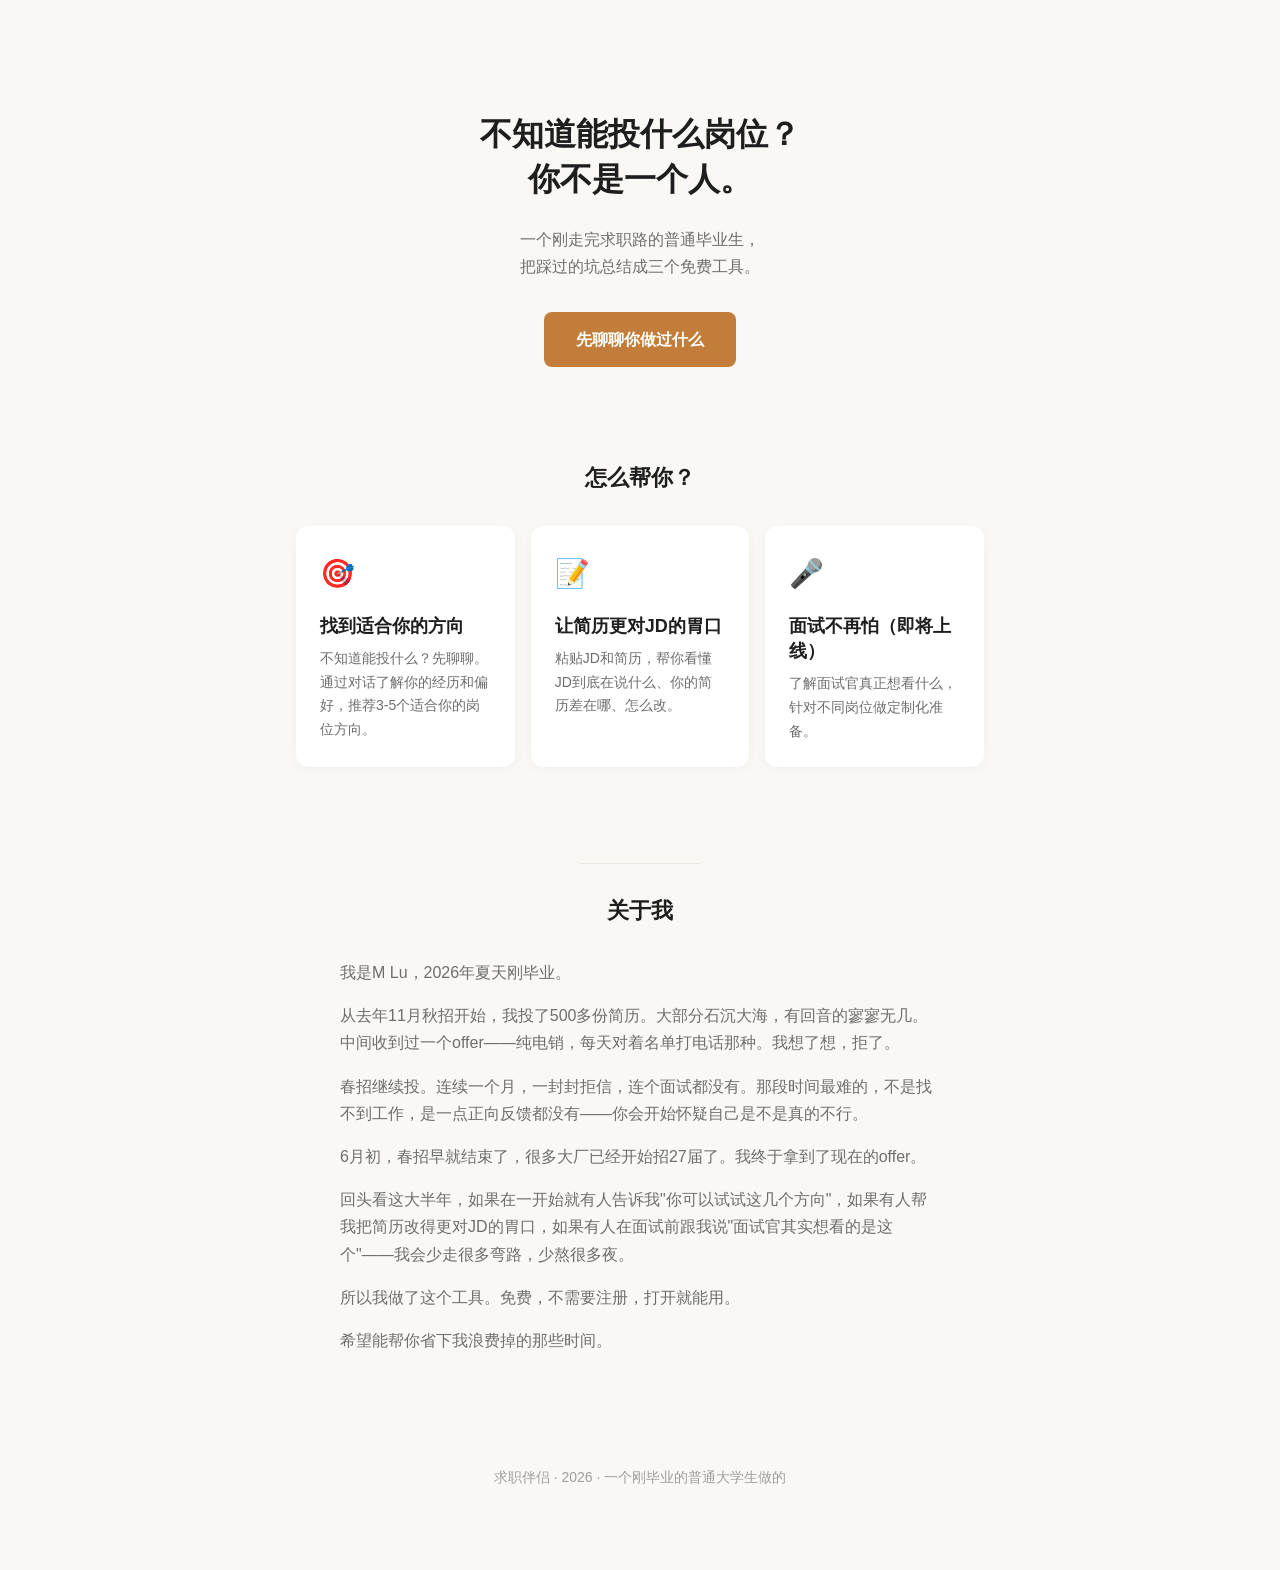
<file: index.html>
<!DOCTYPE html>
<html lang="zh-CN">
<head>
    <meta charset="UTF-8">
    <meta name="viewport" content="width=device-width, initial-scale=1.0">
    <title>求职伴侣 — 帮迷茫的大学生找到方向</title>
    <link rel="stylesheet" href="css/style.css">
</head>
<body>
    <main class="page-home">
        <!-- 主视觉区 -->
        <section class="hero">
            <h1 class="hero-title">不知道能投什么岗位？<br>你不是一个人。</h1>
            <p class="hero-desc">一个刚走完求职路的普通毕业生，<br>把踩过的坑总结成三个免费工具。</p>
            <a href="match.html" class="btn-primary">先聊聊你做过什么</a>
        </section>

        <!-- 三个功能卡片 -->
        <section class="features">
            <h2 class="section-title">怎么帮你？</h2>
            <div class="feature-list">
                <div class="feature-card">
                    <span class="feature-icon">🎯</span>
                    <h3>找到适合你的方向</h3>
                    <p>不知道能投什么？先聊聊。通过对话了解你的经历和偏好，推荐3-5个适合你的岗位方向。</p>
                </div>
                <div class="feature-card">
                    <span class="feature-icon">📝</span>
                    <h3>让简历更对JD的胃口</h3>
                    <p>粘贴JD和简历，帮你看懂JD到底在说什么、你的简历差在哪、怎么改。</p>
                </div>
                <div class="feature-card">
                    <span class="feature-icon">🎤</span>
                    <h3>面试不再怕（即将上线）</h3>
                    <p>了解面试官真正想看什么，针对不同岗位做定制化准备。</p>
                </div>
            </div>
        </section>

        <!-- 关于我 -->
        <section class="about">
            <div class="divider"></div>
            <h2 class="section-title">关于我</h2>
            <div class="about-content">
                <p>我是M Lu，2026年夏天刚毕业。</p>
                <p>从去年11月秋招开始，我投了500多份简历。大部分石沉大海，有回音的寥寥无几。中间收到过一个offer——纯电销，每天对着名单打电话那种。我想了想，拒了。</p>
                <p>春招继续投。连续一个月，一封封拒信，连个面试都没有。那段时间最难的，不是找不到工作，是一点正向反馈都没有——你会开始怀疑自己是不是真的不行。</p>
                <p>6月初，春招早就结束了，很多大厂已经开始招27届了。我终于拿到了现在的offer。</p>
                <p>回头看这大半年，如果在一开始就有人告诉我"你可以试试这几个方向"，如果有人帮我把简历改得更对JD的胃口，如果有人在面试前跟我说"面试官其实想看的是这个"——我会少走很多弯路，少熬很多夜。</p>
                <p>所以我做了这个工具。免费，不需要注册，打开就能用。</p>
                <p>希望能帮你省下我浪费掉的那些时间。</p>
            </div>
        </section>

        <footer class="footer">
            <p>求职伴侣 · 2026 · 一个刚毕业的普通大学生做的</p>
        </footer>
    </main>
</body>
</html>
</file>
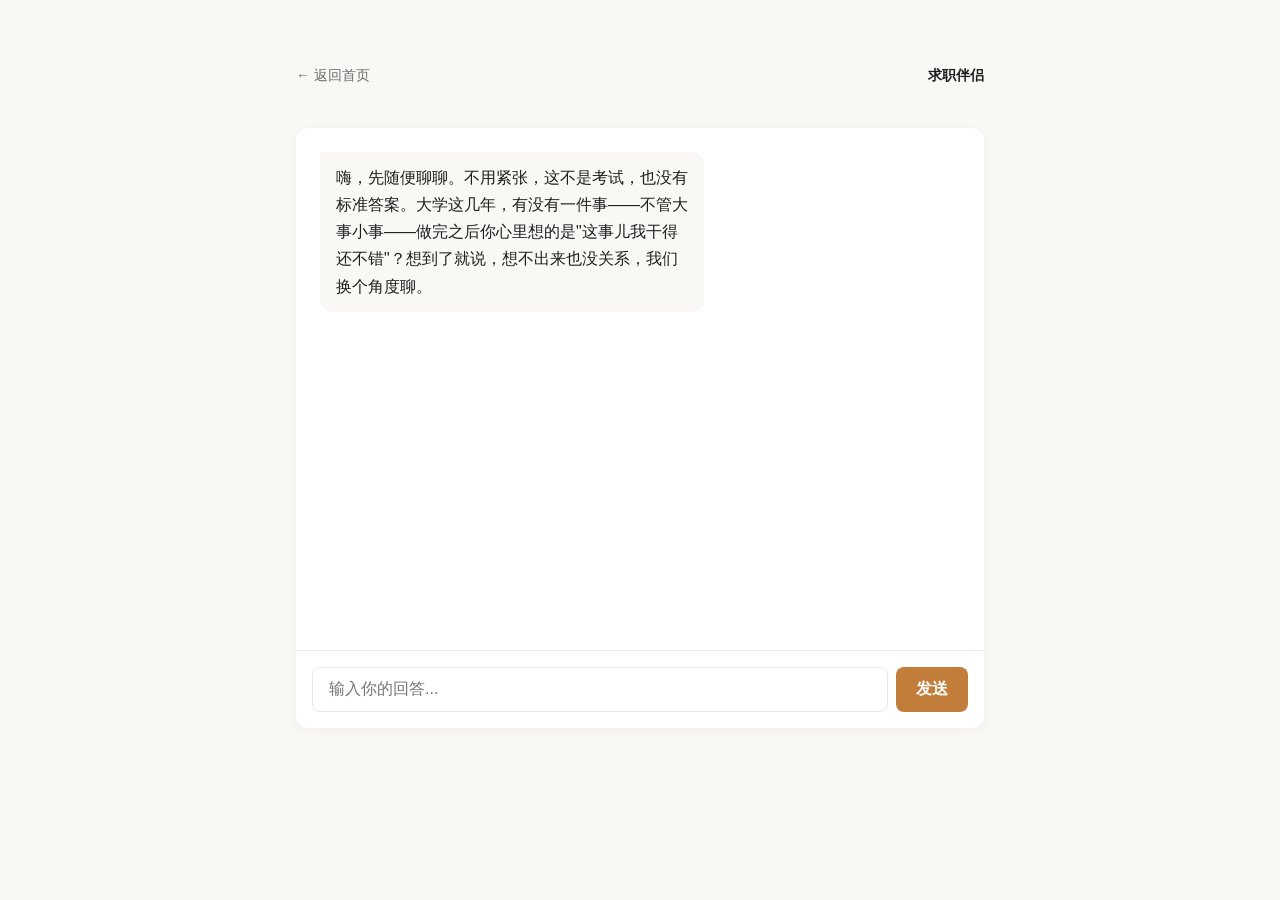
<file: match.html>
<!DOCTYPE html>
<html lang="zh-CN">
<head>
    <meta charset="UTF-8">
    <meta name="viewport" content="width=device-width, initial-scale=1.0">
    <title>岗位匹配 — 求职伴侣</title>
    <link rel="stylesheet" href="css/style.css">
</head>
<body class="page-match">
    <!-- 顶部导航 -->
    <nav class="nav-top">
        <a href="index.html" class="nav-back">← 返回首页</a>
        <a href="index.html" class="nav-logo">求职伴侣</a>
    </nav>

    <!-- 阶段1：对话界面 -->
    <section id="chat-phase" class="chat-container">
        <div id="chat-messages" class="chat-messages">
            <!-- 对话消息动态插入 -->
        </div>
        <div id="mlu-note-chat" class="mlu-note" style="display:none;">
            💡 <span>M Lu说：</span>我第一次被问到这个问题的时候，脑子里一片空白。后来才发现，不是我什么都没做——是我从来没觉得那些事"值得说"。其实你做过的事，比你想象的值钱。
        </div>
        <div class="chat-input-area">
            <input type="text" id="chat-input" placeholder="输入你的回答..." autocomplete="off">
            <button id="chat-send">发送</button>
        </div>
    </section>

    <!-- 阶段2：结构化确认 -->
    <section id="form-phase" style="display:none;">
        <div class="progress-bar" id="progress-bar">
            <div class="progress-step done"></div>
            <div class="progress-step done"></div>
            <div class="progress-step active"></div>
            <div class="progress-step"></div>
        </div>

        <div id="form-container">
            <!-- 表单步骤动态插入 -->
        </div>
    </section>

    <!-- 阶段3：匹配结果 -->
    <section id="results-phase" style="display:none;">
        <div class="results-header">
            <h2>聊完之后，我觉得你可以试试这些方向——</h2>
            <p>基于我们的聊天，为你推荐以下岗位方向</p>
        </div>
        <div id="results-container">
            <!-- 结果卡片动态插入 -->
        </div>
        <div id="mlu-note-results" class="mlu-note" style="background:transparent; border:none; text-align:center; padding: var(--space-xl);">
            💡 <span>M Lu说：</span>我当初只知道自己能做销售——因为那是唯一一个"不需要专业技能"的选项。后来才发现，不是我没有技能，是我不知道那些技能叫什么名字。比如"能跟陌生人聊起来"，在职场里叫"商务沟通能力"。换个名字，是不是值钱多了？
        </div>
        <div class="results-actions">
            <button class="btn-primary" onclick="window.location.href='resume.html'">继续 → 简历优化</button>
            <button class="btn-secondary" onclick="location.reload()">重新匹配</button>
        </div>
    </section>

    <!-- 加载脚本 -->
    <script src="js/config.js"></script>
    <script src="js/chat.js"></script>
    <script src="js/match-engine.js"></script>
    <script src="js/main.js"></script>
    <script>
    (function() {
        // ========================================
        // 页面状态管理
        // ========================================
        const chatPhase = document.getElementById('chat-phase');
        const formPhase = document.getElementById('form-phase');
        const resultsPhase = document.getElementById('results-phase');
        const chatMessages = document.getElementById('chat-messages');
        const chatInput = document.getElementById('chat-input');
        const chatSend = document.getElementById('chat-send');
        const mluNote = document.getElementById('mlu-note-chat');
        const formContainer = document.getElementById('form-container');
        const progressBar = document.getElementById('progress-bar');
        const resultsContainer = document.getElementById('results-container');

        let currentPhase = 'chat';
        let chatProfile = {};  // 对话提取的用户画像
        let formData = {};     // 结构化确认的数据
        let formStep = 0;

        // 初始化对话引擎
        const chat = new CareerChat(API_CONFIG);
        const matchEngine = new MatchEngine();

        // ========================================
        // 对话阶段
        // ========================================

        // 显示AI开场白
        function showOpeningMessage() {
            const openingMsg = '嗨，先随便聊聊。不用紧张，这不是考试，也没有标准答案。大学这几年，有没有一件事——不管大事小事——做完之后你心里想的是"这事儿我干得还不错"？想到了就说，想不出来也没关系，我们换个角度聊。';
            addBubble('ai', openingMsg);
        }

        // 添加聊天气泡
        function addBubble(type, text) {
            const bubble = document.createElement('div');
            bubble.className = `chat-bubble ${type}`;
            bubble.textContent = text;
            chatMessages.appendChild(bubble);
            chatMessages.scrollTop = chatMessages.scrollHeight;
        }

        // 显示加载中的气泡
        function addLoadingBubble() {
            const bubble = document.createElement('div');
            bubble.className = 'chat-bubble ai';
            bubble.id = 'loading-bubble';
            bubble.innerHTML = `
                <div class="loading-dots">
                    <span></span><span></span><span></span>
                </div>
            `;
            chatMessages.appendChild(bubble);
            chatMessages.scrollTop = chatMessages.scrollHeight;
        }

        // 移除加载气泡
        function removeLoadingBubble() {
            const bubble = document.getElementById('loading-bubble');
            if (bubble) bubble.remove();
        }

        // 发送消息
        async function handleSend() {
            const text = chatInput.value.trim();
            if (!text) return;

            // 禁用输入
            chatInput.disabled = true;
            chatSend.disabled = true;

            // 显示用户消息
            addBubble('user', text);
            chatInput.value = '';

            // 显示AI加载中
            addLoadingBubble();

            try {
                const result = await chat.sendMessage(text);

                // 移除加载气泡
                removeLoadingBubble();

                // 显示AI回复
                addBubble('ai', result.reply);

                // 第2轮后显示M Lu说
                if (result.round >= 2) {
                    mluNote.style.display = 'block';
                }

                // 对话完成 → 切换到结构化确认
                if (result.isComplete) {
                    chatProfile = chat.userProfile;
                    setTimeout(() => switchToForm(), 1000);
                }
            } catch (error) {
                removeLoadingBubble();
                // 显示具体错误信息帮助调试
                let errorMsg = '抱歉，我暂时无法回复。';
                if (error.message.includes('Failed to fetch') || error.message.includes('NetworkError')) {
                    errorMsg = '网络连接失败。这可能是因为浏览器跨域限制(CORS)，讯飞API不允许从网页直接调用。需要换一种方式调用API。';
                } else if (error.message.includes('timeout')) {
                    errorMsg = '请求超时，请稍后重试。';
                }
                addBubble('ai', errorMsg);
                console.error('对话错误详情:', error.message, error);
            }

            // 恢复输入
            chatInput.disabled = false;
            chatSend.disabled = false;
            chatInput.focus();
        }

        // 发送按钮点击
        chatSend.addEventListener('click', handleSend);

        // 回车发送
        chatInput.addEventListener('keypress', (e) => {
            if (e.key === 'Enter') handleSend();
        });

        // ========================================
        // 结构化确认阶段
        // ========================================

        // 表单步骤定义
        const formSteps = [
            {
                title: '我大概了解你了。再帮我确认几件事——',
                subtitle: '第1步：你的能力',
                fields: [
                    {
                        type: 'multi-select',
                        label: '你觉得下面哪些能力是你比较突出的？（多选）',
                        id: 'strengths',
                        options: [
                            { value: '沟通表达', label: '沟通表达 — 能跟人聊起来，说清楚自己的想法' },
                            { value: '逻辑分析', label: '逻辑分析 — 喜欢推理，能从复杂信息里找到规律' },
                            { value: '执行力', label: '执行力 — 想到了就去做，不拖延' },
                            { value: '共情能力', label: '共情能力 — 能理解别人的感受和需求' },
                            { value: '创意', label: '创意 — 喜欢想新点子，不满足于照搬' },
                            { value: '细致', label: '细致 — 做事认真，注意细节' },
                            { value: '抗压能力', label: '抗压能力 — 压力大的时候也能保持状态' },
                            { value: '学习能力', label: '学习能力 — 新东西学得快，愿意自己钻研' }
                        ]
                    }
                ]
            },
            {
                title: '再确认一下你的偏好——',
                subtitle: '第2步：工作偏好',
                fields: [
                    {
                        type: 'single-select',
                        label: '下面哪种状态让你更舒服？',
                        id: 'workStyle',
                        options: [
                            { value: '跟人打交道', label: '跟人聊天、说服别人、帮别人解决问题' },
                            { value: '跟数据打交道', label: '自己研究数据、整理信息、找规律' },
                            { value: '跟事物打交道', label: '动手做东西、操作工具、看到实际成果' },
                            { value: '综合', label: '以上都可以，不挑' }
                        ]
                    },
                    {
                        type: 'single-select',
                        label: '你对工作节奏的偏好？',
                        id: 'preference',
                        options: [
                            { value: '挑战型', label: '不介意今天不知道明天要处理什么，觉得变化有意思' },
                            { value: '稳定型', label: '每天大概知道今天要干什么，不喜欢突然的变化' }
                        ]
                    }
                ]
            },
            {
                title: '最后，几个现实问题——',
                subtitle: '第3步：硬性约束',
                fields: [
                    {
                        type: 'text',
                        label: '你想在哪个城市工作？（可以写多个）',
                        id: 'cities',
                        placeholder: '比如：无锡、南京、上海...'
                    },
                    {
                        type: 'text',
                        label: '薪资底线是多少？（月薪，税前）',
                        id: 'salary',
                        placeholder: '比如：6000'
                    }
                ]
            }
        ];

        function switchToForm() {
            currentPhase = 'form';
            chatPhase.style.display = 'none';
            formPhase.style.display = 'block';
            resultsPhase.style.display = 'none';
            formStep = 0;
            renderFormStep();
        }

        function renderFormStep() {
            const step = formSteps[formStep];

            // 更新进度条
            const steps = progressBar.querySelectorAll('.progress-step');
            steps.forEach((s, i) => {
                s.className = 'progress-step';
                if (i < formStep + 2) s.classList.add('done');
                if (i === formStep + 2) s.classList.add('active');
            });

            // 渲染表单
            let html = `
                <div class="form-section">
                    <h2>${step.title}</h2>
                    <p style="color: var(--text-muted); margin-bottom: var(--space-lg);">${step.subtitle}</p>
            `;

            step.fields.forEach(field => {
                html += `<div class="form-group">`;
                html += `<label>${field.label}</label>`;

                if (field.type === 'multi-select' || field.type === 'single-select') {
                    html += `<div class="option-list">`;
                    field.options.forEach(opt => {
                        const inputType = field.type === 'multi-select' ? 'checkbox' : 'radio';
                        html += `
                            <label class="option-item" data-field="${field.id}" data-value="${opt.value}">
                                <span class="radio-dot"></span>
                                ${opt.label}
                                <input type="${inputType}" name="${field.id}" value="${opt.value}" style="display:none;">
                            </label>
                        `;
                    });
                    html += `</div>`;
                } else if (field.type === 'text') {
                    html += `<input type="text" id="${field.id}" placeholder="${field.placeholder}" style="width:100%; padding:12px 16px; border:1px solid var(--border-warm); border-radius:var(--radius-btn); font-size:var(--font-body); font-family:inherit; outline:none;">`;
                }

                html += `</div>`;
            });

            html += `
                <div class="form-actions">
                    ${formStep > 0 ? '<button class="btn-secondary" id="btn-prev">← 上一步</button>' : '<div></div>'}
                    <button class="btn-primary" id="btn-next">
                        ${formStep < formSteps.length - 1 ? '下一步 →' : '看看我适合什么 →'}
                    </button>
                </div>
            `;

            html += `</div>`;
            formContainer.innerHTML = html;

            // 绑定选项点击
            formContainer.querySelectorAll('.option-item').forEach(item => {
                item.addEventListener('click', function() {
                    const fieldId = this.dataset.field;
                    const isMulti = formSteps[formStep].fields.find(f => f.id === fieldId)?.type === 'multi-select';

                    if (isMulti) {
                        this.classList.toggle('selected');
                    } else {
                        // 单选：取消同组其他选项
                        formContainer.querySelectorAll(`.option-item[data-field="${fieldId}"]`).forEach(el => {
                            el.classList.remove('selected');
                        });
                        this.classList.add('selected');
                    }
                });
            });

            // 绑定按钮
            const btnNext = document.getElementById('btn-next');
            const btnPrev = document.getElementById('btn-prev');

            if (btnNext) {
                btnNext.addEventListener('click', () => {
                    // 收集当前步骤的数据
                    collectFormData();

                    if (formStep < formSteps.length - 1) {
                        formStep++;
                        renderFormStep();
                    } else {
                        // 最后一步 → 显示结果
                        showResults();
                    }
                });
            }

            if (btnPrev) {
                btnPrev.addEventListener('click', () => {
                    collectFormData();
                    formStep--;
                    renderFormStep();
                });
            }
        }

        function collectFormData() {
            const step = formSteps[formStep];
            step.fields.forEach(field => {
                if (field.type === 'multi-select') {
                    const selected = formContainer.querySelectorAll(`.option-item[data-field="${field.id}"].selected`);
                    formData[field.id] = Array.from(selected).map(el => el.dataset.value);
                } else if (field.type === 'single-select') {
                    const selected = formContainer.querySelector(`.option-item[data-field="${field.id}"].selected`);
                    formData[field.id] = selected ? selected.dataset.value : null;
                } else if (field.type === 'text') {
                    const input = document.getElementById(field.id);
                    formData[field.id] = input ? input.value : '';
                }
            });
        }

        // ========================================
        // 匹配结果阶段
        // ========================================

        function showResults() {
            currentPhase = 'results';
            chatPhase.style.display = 'none';
            formPhase.style.display = 'none';
            resultsPhase.style.display = 'block';

            // 执行匹配
            const results = matchEngine.match(chatProfile, formData);

            // 渲染结果
            let html = '';
            results.forEach((job, index) => {
                const level = matchEngine.getMatchLevel(job.matchScore);
                html += `
                    <div class="result-card">
                        <span class="match-badge ${level}">匹配度 ${job.matchScore}%</span>
                        <h3>📌 ${job.name}</h3>

                        <div class="result-section">
                            <h4>为什么适合你</h4>
                            <p>${job.suitableFor}</p>
                        </div>

                        <div class="result-section">
                            <h4>工作内容</h4>
                            <p>${job.description}</p>
                        </div>

                        <div class="result-section">
                            <h4>发展路径</h4>
                            <ul>
                                ${job.careerPath.map(p => `<li>${p}</li>`).join('')}
                            </ul>
                        </div>

                        <div class="result-section">
                            <h4>薪资参考</h4>
                            <p>${job.salaryRange}</p>
                        </div>

                        <div class="result-section">
                            <h4>🔍 去BOSS直聘搜这些关键词</h4>
                            <div class="search-tags">
                                ${job.searchKeywords.map(kw => `<span class="search-tag">${kw}</span>`).join('')}
                            </div>
                        </div>
                    </div>
                `;
            });

            resultsContainer.innerHTML = html;
            scrollToBottom();
        }

        // ========================================
        // 启动
        // ========================================
        showOpeningMessage();
    })();
    </script>
</body>
</html>
</file>
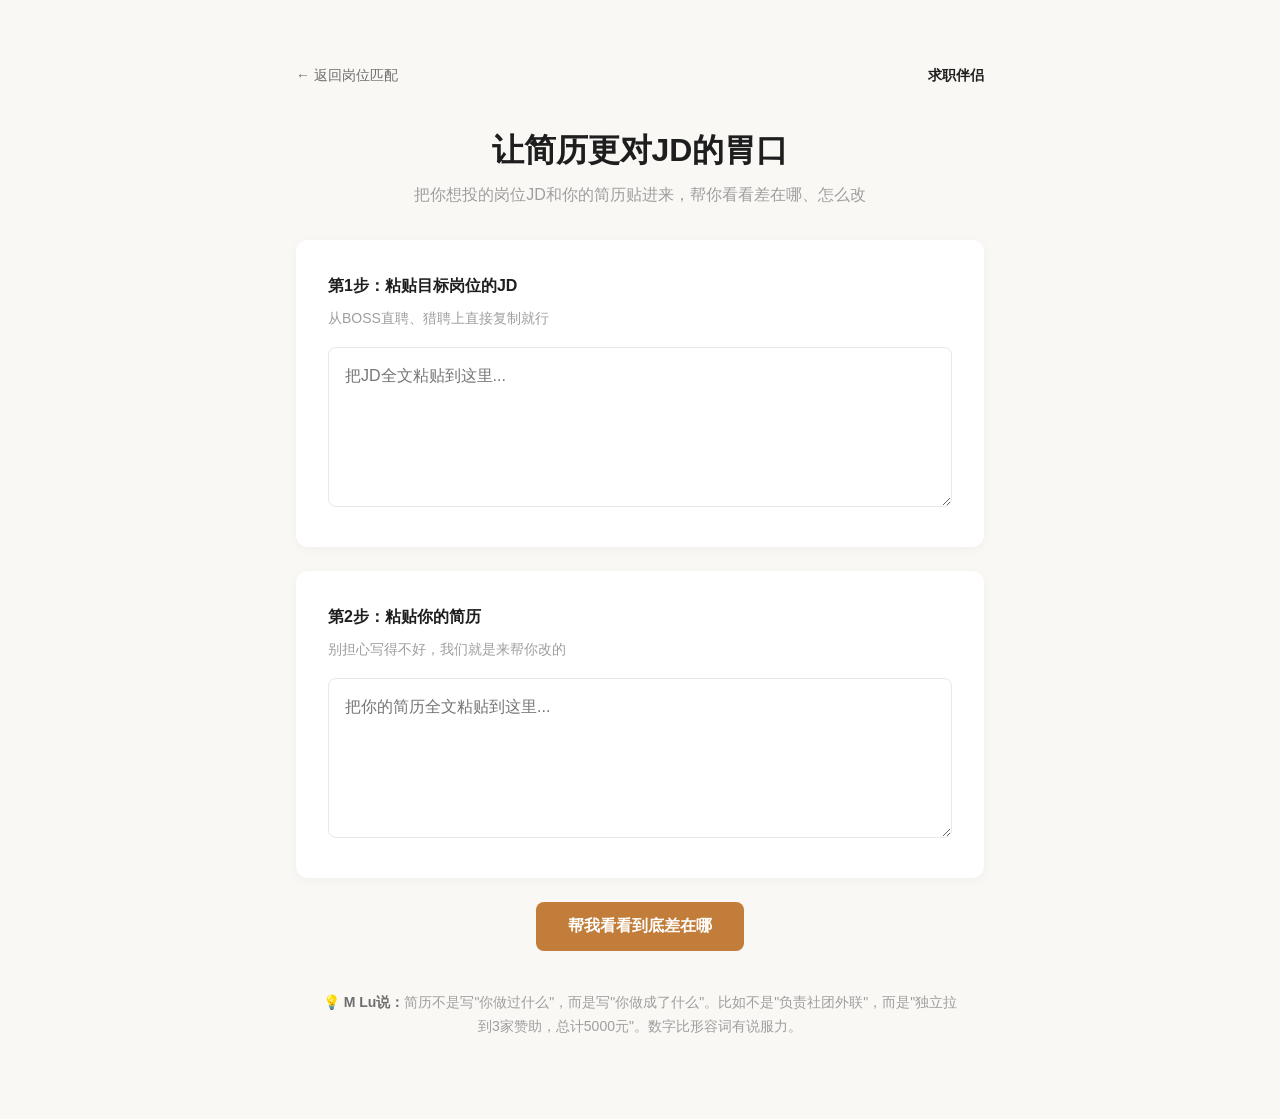
<file: resume.html>
<!DOCTYPE html>
<html lang="zh-CN">
<head>
    <meta charset="UTF-8">
    <meta name="viewport" content="width=device-width, initial-scale=1.0">
    <title>简历优化 — 求职伴侣</title>
    <link rel="stylesheet" href="css/style.css">
</head>
<body class="page-resume">
    <!-- 顶部导航 -->
    <nav class="nav-top">
        <a href="match.html" class="nav-back">← 返回岗位匹配</a>
        <a href="index.html" class="nav-logo">求职伴侣</a>
    </nav>

    <!-- 输入区 -->
    <section id="input-phase">
        <h1 style="text-align:center; margin-bottom: var(--space-sm);">让简历更对JD的胃口</h1>
        <p style="text-align:center; color: var(--text-muted); margin-bottom: var(--space-xl);">
            把你想投的岗位JD和你的简历贴进来，帮你看看差在哪、怎么改
        </p>

        <div class="resume-form">
            <label>第1步：粘贴目标岗位的JD</label>
            <p class="hint">从BOSS直聘、猎聘上直接复制就行</p>
            <textarea id="jd-input" placeholder="把JD全文粘贴到这里..."></textarea>
        </div>

        <div class="resume-form">
            <label>第2步：粘贴你的简历</label>
            <p class="hint">别担心写得不好，我们就是来帮你改的</p>
            <textarea id="resume-input" placeholder="把你的简历全文粘贴到这里..."></textarea>
        </div>

        <div style="text-align:center; margin-top: var(--space-lg);">
            <button class="btn-primary" id="btn-analyze">帮我看看到底差在哪</button>
        </div>

        <div style="text-align:center; margin-top: var(--space-lg);">
            <p class="mlu-note" style="background:transparent; border:none; display:inline-block;">
                💡 <span>M Lu说：</span>简历不是写"你做过什么"，而是写"你做成了什么"。比如不是"负责社团外联"，而是"独立拉到3家赞助，总计5000元"。数字比形容词有说服力。
            </p>
        </div>
    </section>

    <!-- 分析结果区 -->
    <section id="result-phase" style="display:none;">
        <div id="analysis-container">
            <!-- 分析结果动态插入 -->
        </div>

        <div class="results-actions">
            <button class="btn-primary" id="btn-reanalyze">换一个JD重新优化</button>
            <button class="btn-secondary" onclick="window.location.href='match.html'">← 回到岗位匹配</button>
        </div>
    </section>

    <!-- 加载脚本 -->
    <script src="js/config.js"></script>
    <script src="js/resume-analyzer.js"></script>
    <script src="js/main.js"></script>
    <script>
    (function() {
        const inputPhase = document.getElementById('input-phase');
        const resultPhase = document.getElementById('result-phase');
        const analysisContainer = document.getElementById('analysis-container');
        const btnAnalyze = document.getElementById('btn-analyze');
        const btnReanalyze = document.getElementById('btn-reanalyze');
        const jdInput = document.getElementById('jd-input');
        const resumeInput = document.getElementById('resume-input');

        const analyzer = new ResumeAnalyzer(API_CONFIG);

        // 分析按钮
        btnAnalyze.addEventListener('click', async () => {
            const jdText = jdInput.value.trim();
            const resumeText = resumeInput.value.trim();

            if (!jdText || !resumeText) {
                alert('请把JD和简历都粘贴进来再分析哦');
                return;
            }

            // 显示加载状态
            btnAnalyze.disabled = true;
            btnAnalyze.textContent = '正在分析中...';
            analysisContainer.innerHTML = `
                <div class="loading">
                    <div class="loading-dots">
                        <span></span><span></span><span></span>
                    </div>
                    <p>正在分析你的简历...</p>
                </div>
            `;
            inputPhase.style.display = 'none';
            resultPhase.style.display = 'block';

            try {
                const result = await analyzer.analyze(jdText, resumeText);
                renderAnalysis(result);
            } catch (error) {
                console.error('分析错误:', error);
                analysisContainer.innerHTML = `
                    <div style="color: #D4694A; padding: 32px; text-align: center;">
                        ⚠️ 分析过程出了点问题，请稍后重试
                    </div>
                `;
            }

            btnAnalyze.disabled = false;
            btnAnalyze.textContent = '帮我看看到底差在哪';
        });

        // 重新分析按钮
        btnReanalyze.addEventListener('click', () => {
            inputPhase.style.display = 'block';
            resultPhase.style.display = 'none';
            jdInput.value = '';
            resumeInput.value = '';
            window.scrollTo({ top: 0, behavior: 'smooth' });
        });

        // 渲染分析结果
        function renderAnalysis(result) {
            let html = '';

            // JD拆解
            html += `
                <div class="analysis-result">
                    <div class="analysis-section">
                        <h3>📋 这个JD到底在说什么——</h3>
                        <p>${result.jdSummary || '分析中...'}</p>
                    </div>

                    <div class="analysis-section">
                        <h3>🎯 JD核心要求</h3>
                        <div class="jd-keywords">
                            ${(result.coreRequirements || result.jdKeywords || []).map(kw =>
                                `<span class="jd-keyword">${kw}</span>`
                            ).join('')}
                        </div>
                    </div>
            `;

            // 差距分析
            if (result.gaps && result.gaps.length > 0) {
                html += `
                    <div class="analysis-section">
                        <h3>⚠️ 你的简历跟这个JD之间，差了什么</h3>
                        ${result.gaps.map(gap => `
                            <div class="gap-item">
                                <p><span class="missing">缺少"${gap.keyword}"的体现</span></p>
                                <p style="font-size: var(--font-small); color: var(--text-muted);">${gap.suggestion}</p>
                            </div>
                        `).join('')}
                    </div>
                `;
            }

            // 具体建议
            if (result.specificAdvice && result.specificAdvice.length > 0) {
                html += `
                    <div class="analysis-section">
                        <h3>💡 具体怎么改</h3>
                        <ul>
                            ${result.specificAdvice.map(advice => `<li>${advice}</li>`).join('')}
                        </ul>
                    </div>
                `;
            }

            // 优化版简历
            if (result.optimizedVersion) {
                html += `
                    <div class="analysis-section">
                        <h3>✅ 优化版简历</h3>
                        <div class="optimized-resume">${result.optimizedVersion}</div>
                    </div>
                `;
            }

            html += `</div>`;
            analysisContainer.innerHTML = html;
            scrollToBottom();
        }
    })();
    </script>
</body>
</html>
</file>
<file: css/style.css>
/* ========================================
   求职伴侣 — 全局样式
   设计定位：温暖、干净、像一本好书
   ======================================== */

/* --- 基础重置 --- */
*, *::before, *::after {
    box-sizing: border-box;
    margin: 0;
    padding: 0;
}

:root {
    /* 主色调 */
    --bg-page: #FAF8F5;
    --bg-card: #FFFFFF;
    --btn-primary: #C27D3A;
    --btn-primary-hover: #A8682E;
    --text-primary: #1E1E1E;
    --text-secondary: #6E6E6E;
    --text-muted: #9E9E9E;
    --border-warm: #EBE7E2;

    /* 功能色 */
    --match-high: #5B8C5A;
    --match-mid: #D4914A;
    --accent-warm: #D4694A;

    /* 间距系统（8px基准） */
    --space-xs: 4px;
    --space-sm: 8px;
    --space-md: 16px;
    --space-lg: 24px;
    --space-xl: 32px;
    --space-2xl: 48px;
    --space-3xl: 64px;

    /* 排版 */
    --font-title: 32px;
    --font-heading: 22px;
    --font-card-title: 18px;
    --font-body: 16px;
    --font-small: 14px;
    --line-height-body: 1.7;
    --line-height-heading: 1.4;

    /* 圆角 */
    --radius-btn: 8px;
    --radius-card: 12px;
    --radius-bubble: 12px;

    /* 阴影 */
    --shadow-card: 0 2px 12px rgba(0, 0, 0, 0.04);
    --shadow-card-hover: 0 4px 20px rgba(0, 0, 0, 0.08);

    /* 动画 */
    --transition-fast: 200ms ease;
    --transition-normal: 300ms ease;
}

html {
    font-size: var(--font-body);
    line-height: var(--line-height-body);
    -webkit-font-smoothing: antialiased;
}

body {
    font-family: -apple-system, BlinkMacSystemFont, "PingFang SC", "Microsoft YaHei", "Helvetica Neue", sans-serif;
    background-color: var(--bg-page);
    color: var(--text-primary);
    min-height: 100vh;
}

/* --- 排版 --- */
h1, h2, h3 {
    line-height: var(--line-height-heading);
    font-weight: 700;
}

h1 { font-size: var(--font-title); }
h2 { font-size: var(--font-heading); }
h3 { font-size: var(--font-card-title); }

p {
    color: var(--text-secondary);
    margin-bottom: var(--space-md);
}

/* --- 布局 --- */
.page-home,
.page-match,
.page-resume {
    max-width: 720px;
    margin: 0 auto;
    padding: var(--space-2xl) var(--space-md);
}

/* --- 按钮 --- */
.btn-primary {
    display: inline-block;
    background-color: var(--btn-primary);
    color: #FFFFFF;
    font-size: var(--font-body);
    font-weight: 600;
    padding: 14px 32px;
    border: none;
    border-radius: var(--radius-btn);
    cursor: pointer;
    text-decoration: none;
    text-align: center;
    transition: background-color var(--transition-fast), transform var(--transition-fast);
}

.btn-primary:hover {
    background-color: var(--btn-primary-hover);
    transform: translateY(-2px);
}

.btn-primary:active {
    transform: translateY(0);
}

.btn-secondary {
    display: inline-block;
    background: transparent;
    color: var(--text-secondary);
    font-size: var(--font-small);
    font-weight: 500;
    padding: 10px 20px;
    border: 1px solid var(--border-warm);
    border-radius: var(--radius-btn);
    cursor: pointer;
    text-decoration: none;
    transition: border-color var(--transition-fast), color var(--transition-fast);
}

.btn-secondary:hover {
    border-color: var(--text-secondary);
    color: var(--text-primary);
}

/* --- 首页 --- */
.hero {
    text-align: center;
    padding: var(--space-3xl) 0 var(--space-2xl);
}

.hero-title {
    margin-bottom: var(--space-lg);
    color: var(--text-primary);
}

.hero-desc {
    font-size: var(--font-body);
    color: var(--text-secondary);
    margin-bottom: var(--space-xl);
}

/* 功能卡片 */
.features {
    padding: var(--space-2xl) 0;
}

.section-title {
    text-align: center;
    margin-bottom: var(--space-xl);
    color: var(--text-primary);
}

.feature-list {
    display: grid;
    grid-template-columns: 1fr;
    gap: var(--space-md);
}

.feature-card {
    background: var(--bg-card);
    border-radius: var(--radius-card);
    padding: var(--space-lg);
    box-shadow: var(--shadow-card);
    transition: box-shadow var(--transition-normal), transform var(--transition-normal);
}

.feature-card:hover {
    box-shadow: var(--shadow-card-hover);
    transform: translateY(-2px);
}

.feature-icon {
    font-size: 28px;
    display: block;
    margin-bottom: var(--space-md);
}

.feature-card h3 {
    margin-bottom: var(--space-sm);
    color: var(--text-primary);
}

.feature-card p {
    font-size: var(--font-small);
    color: var(--text-secondary);
    margin-bottom: 0;
}

/* 关于我 */
.about {
    padding: var(--space-2xl) 0;
}

.divider {
    border-top: 1px solid var(--border-warm);
    margin: 0 auto var(--space-xl);
    max-width: 120px;
}

.about-content {
    max-width: 600px;
    margin: 0 auto;
}

.about-content p {
    font-size: var(--font-body);
    line-height: var(--line-height-body);
}

/* 页脚 */
.footer {
    text-align: center;
    padding: var(--space-2xl) 0 var(--space-xl);
}

.footer p {
    font-size: var(--font-small);
    color: var(--text-muted);
    margin-bottom: 0;
}

/* --- 导航栏 --- */
.nav-top {
    display: flex;
    align-items: center;
    justify-content: space-between;
    padding: var(--space-md) 0;
    margin-bottom: var(--space-lg);
}

.nav-back {
    color: var(--text-secondary);
    text-decoration: none;
    font-size: var(--font-small);
    transition: color var(--transition-fast);
}

.nav-back:hover {
    color: var(--text-primary);
}

.nav-logo {
    font-size: var(--font-small);
    font-weight: 600;
    color: var(--text-primary);
    text-decoration: none;
}

/* --- 对话界面 --- */
.chat-container {
    background: var(--bg-card);
    border-radius: var(--radius-card);
    box-shadow: var(--shadow-card);
    overflow: hidden;
    display: flex;
    flex-direction: column;
    height: 70vh;
    max-height: 600px;
}

.chat-messages {
    flex: 1;
    overflow-y: auto;
    padding: var(--space-lg);
    display: flex;
    flex-direction: column;
    gap: var(--space-md);
}

.chat-bubble {
    max-width: 80%;
    padding: 12px 16px;
    border-radius: var(--radius-bubble);
    font-size: var(--font-body);
    line-height: var(--line-height-body);
    animation: bubbleIn 300ms ease;
}

.chat-bubble.ai {
    align-self: flex-start;
    background: var(--bg-page);
    border-top-left-radius: var(--space-xs);
    color: var(--text-primary);
}

.chat-bubble.user {
    align-self: flex-end;
    background: #F5EDE3;
    border-top-right-radius: var(--space-xs);
    color: var(--text-primary);
}

@keyframes bubbleIn {
    from {
        opacity: 0;
        transform: translateY(8px);
    }
    to {
        opacity: 1;
        transform: translateY(0);
    }
}

.chat-input-area {
    display: flex;
    padding: var(--space-md);
    border-top: 1px solid var(--border-warm);
    gap: var(--space-sm);
}

.chat-input-area input {
    flex: 1;
    padding: 12px 16px;
    border: 1px solid var(--border-warm);
    border-radius: var(--radius-btn);
    font-size: var(--font-body);
    font-family: inherit;
    outline: none;
    transition: border-color var(--transition-fast);
}

.chat-input-area input:focus {
    border-color: var(--btn-primary);
}

.chat-input-area button {
    padding: 12px 20px;
    background: var(--btn-primary);
    color: #fff;
    border: none;
    border-radius: var(--radius-btn);
    font-size: var(--font-body);
    font-weight: 600;
    cursor: pointer;
    transition: background-color var(--transition-fast);
}

.chat-input-area button:hover {
    background: var(--btn-primary-hover);
}

/* M Lu说 */
.mlu-note {
    padding: var(--space-md) var(--space-lg);
    font-size: var(--font-small);
    color: var(--text-muted);
    border-top: 1px solid var(--border-warm);
    background: var(--bg-page);
}

.mlu-note span {
    font-weight: 600;
    color: var(--text-secondary);
}

/* --- 结构化确认表单 --- */
.form-section {
    background: var(--bg-card);
    border-radius: var(--radius-card);
    box-shadow: var(--shadow-card);
    padding: var(--space-xl);
    margin-bottom: var(--space-lg);
}

.progress-bar {
    display: flex;
    gap: var(--space-xs);
    margin-bottom: var(--space-xl);
}

.progress-step {
    flex: 1;
    height: 4px;
    background: var(--border-warm);
    border-radius: 2px;
    transition: background-color var(--transition-normal);
}

.progress-step.active {
    background: var(--btn-primary);
}

.progress-step.done {
    background: var(--match-high);
}

.form-group {
    margin-bottom: var(--space-lg);
}

.form-group label {
    display: block;
    font-weight: 600;
    margin-bottom: var(--space-sm);
    color: var(--text-primary);
}

.form-group .hint {
    font-size: var(--font-small);
    color: var(--text-muted);
    margin-bottom: var(--space-md);
}

.option-list {
    display: flex;
    flex-direction: column;
    gap: var(--space-sm);
}

.option-item {
    display: flex;
    align-items: center;
    padding: 12px 16px;
    border: 1px solid var(--border-warm);
    border-radius: var(--radius-btn);
    cursor: pointer;
    transition: border-color var(--transition-fast), background-color var(--transition-fast);
}

.option-item:hover {
    border-color: var(--btn-primary);
    background: #FDF9F5;
}

.option-item.selected {
    border-color: var(--btn-primary);
    background: #FDF5ED;
}

.option-item input {
    display: none;
}

.option-item .radio-dot {
    width: 18px;
    height: 18px;
    border-radius: 50%;
    border: 2px solid var(--border-warm);
    margin-right: var(--space-md);
    flex-shrink: 0;
    transition: border-color var(--transition-fast), background-color var(--transition-fast);
}

.option-item.selected .radio-dot {
    border-color: var(--btn-primary);
    background: var(--btn-primary);
}

.form-actions {
    display: flex;
    justify-content: space-between;
    gap: var(--space-md);
    margin-top: var(--space-xl);
}

/* --- 匹配结果 --- */
.results-header {
    text-align: center;
    padding: var(--space-xl) 0;
}

.results-header h2 {
    margin-bottom: var(--space-sm);
}

.results-header p {
    color: var(--text-muted);
}

.result-card {
    background: var(--bg-card);
    border-radius: var(--radius-card);
    box-shadow: var(--shadow-card);
    padding: var(--space-lg);
    margin-bottom: var(--space-md);
    animation: cardReveal 400ms ease backwards;
}

.result-card:nth-child(1) { animation-delay: 0ms; }
.result-card:nth-child(2) { animation-delay: 100ms; }
.result-card:nth-child(3) { animation-delay: 200ms; }

@keyframes cardReveal {
    from {
        opacity: 0;
        transform: translateY(16px);
    }
    to {
        opacity: 1;
        transform: translateY(0);
    }
}

.match-badge {
    display: inline-block;
    font-size: var(--font-small);
    font-weight: 600;
    padding: 4px 12px;
    border-radius: 20px;
    margin-bottom: var(--space-md);
}

.match-badge.high {
    background: #EDF5EC;
    color: var(--match-high);
}

.match-badge.mid {
    background: #FDF5ED;
    color: var(--match-mid);
}

.result-card h3 {
    margin-bottom: var(--space-md);
}

.result-section {
    margin-bottom: var(--space-md);
}

.result-section h4 {
    font-size: var(--font-small);
    font-weight: 600;
    color: var(--text-muted);
    text-transform: uppercase;
    letter-spacing: 0.5px;
    margin-bottom: var(--space-xs);
}

.result-section p,
.result-section ul {
    font-size: var(--font-body);
    color: var(--text-secondary);
    line-height: var(--line-height-body);
}

.result-section ul {
    list-style: none;
    padding-left: 0;
}

.result-section ul li {
    padding: 2px 0;
}

.result-section ul li::before {
    content: "· ";
    color: var(--text-muted);
}

.search-tags {
    display: flex;
    flex-wrap: wrap;
    gap: var(--space-sm);
}

.search-tag {
    display: inline-block;
    padding: 6px 14px;
    background: var(--bg-page);
    border-radius: 20px;
    font-size: var(--font-small);
    color: var(--text-secondary);
}

.results-actions {
    text-align: center;
    padding: var(--space-xl) 0;
    display: flex;
    flex-direction: column;
    align-items: center;
    gap: var(--space-md);
}

/* --- 简历优化 --- */
.resume-form {
    background: var(--bg-card);
    border-radius: var(--radius-card);
    box-shadow: var(--shadow-card);
    padding: var(--space-xl);
    margin-bottom: var(--space-lg);
}

.resume-form label {
    display: block;
    font-weight: 600;
    margin-bottom: var(--space-sm);
    color: var(--text-primary);
}

.resume-form .hint {
    font-size: var(--font-small);
    color: var(--text-muted);
    margin-bottom: var(--space-md);
}

.resume-form textarea {
    width: 100%;
    min-height: 160px;
    padding: 14px 16px;
    border: 1px solid var(--border-warm);
    border-radius: var(--radius-btn);
    font-size: var(--font-body);
    font-family: inherit;
    line-height: var(--line-height-body);
    resize: vertical;
    outline: none;
    transition: border-color var(--transition-fast);
}

.resume-form textarea:focus {
    border-color: var(--btn-primary);
}

.analysis-result {
    background: var(--bg-card);
    border-radius: var(--radius-card);
    box-shadow: var(--shadow-card);
    padding: var(--space-xl);
    margin-top: var(--space-lg);
}

.analysis-section {
    margin-bottom: var(--space-lg);
}

.analysis-section h3 {
    margin-bottom: var(--space-md);
    padding-bottom: var(--space-sm);
    border-bottom: 1px solid var(--border-warm);
}

.jd-keywords {
    display: flex;
    flex-wrap: wrap;
    gap: var(--space-sm);
    margin-bottom: var(--space-md);
}

.jd-keyword {
    padding: 4px 12px;
    background: #EDF5EC;
    color: var(--match-high);
    border-radius: 20px;
    font-size: var(--font-small);
    font-weight: 500;
}

.gap-item {
    padding: 10px 0;
    border-bottom: 1px solid var(--border-warm);
}

.gap-item:last-child {
    border-bottom: none;
}

.gap-item .missing {
    color: var(--accent-warm);
    font-weight: 600;
}

.optimized-resume {
    background: var(--bg-page);
    border-radius: var(--radius-btn);
    padding: var(--space-lg);
    white-space: pre-wrap;
    font-size: var(--font-body);
    line-height: var(--line-height-body);
}

/* --- 加载状态 --- */
.loading {
    display: flex;
    align-items: center;
    justify-content: center;
    gap: var(--space-sm);
    padding: var(--space-xl);
    color: var(--text-muted);
}

.loading-dots {
    display: flex;
    gap: 4px;
}

.loading-dots span {
    width: 6px;
    height: 6px;
    border-radius: 50%;
    background: var(--text-muted);
    animation: dotPulse 1.4s infinite ease-in-out;
}

.loading-dots span:nth-child(2) { animation-delay: 0.2s; }
.loading-dots span:nth-child(3) { animation-delay: 0.4s; }

@keyframes dotPulse {
    0%, 80%, 100% { opacity: 0.3; }
    40% { opacity: 1; }
}

/* --- 响应式 --- */
@media (min-width: 640px) {
    .feature-list {
        grid-template-columns: repeat(3, 1fr);
    }

    .chat-bubble {
        max-width: 60%;
    }
}

@media (max-width: 639px) {
    :root {
        --font-title: 28px;
        --font-heading: 20px;
    }

    .page-home,
    .page-match,
    .page-resume {
        padding: var(--space-lg) var(--space-md);
    }

    .hero {
        padding: var(--space-xl) 0;
    }

    .chat-bubble {
        max-width: 85%;
    }

    .form-actions {
        flex-direction: column;
    }

    .form-actions .btn-secondary {
        order: 2;
    }

    .form-actions .btn-primary {
        order: 1;
    }
}
</file>
